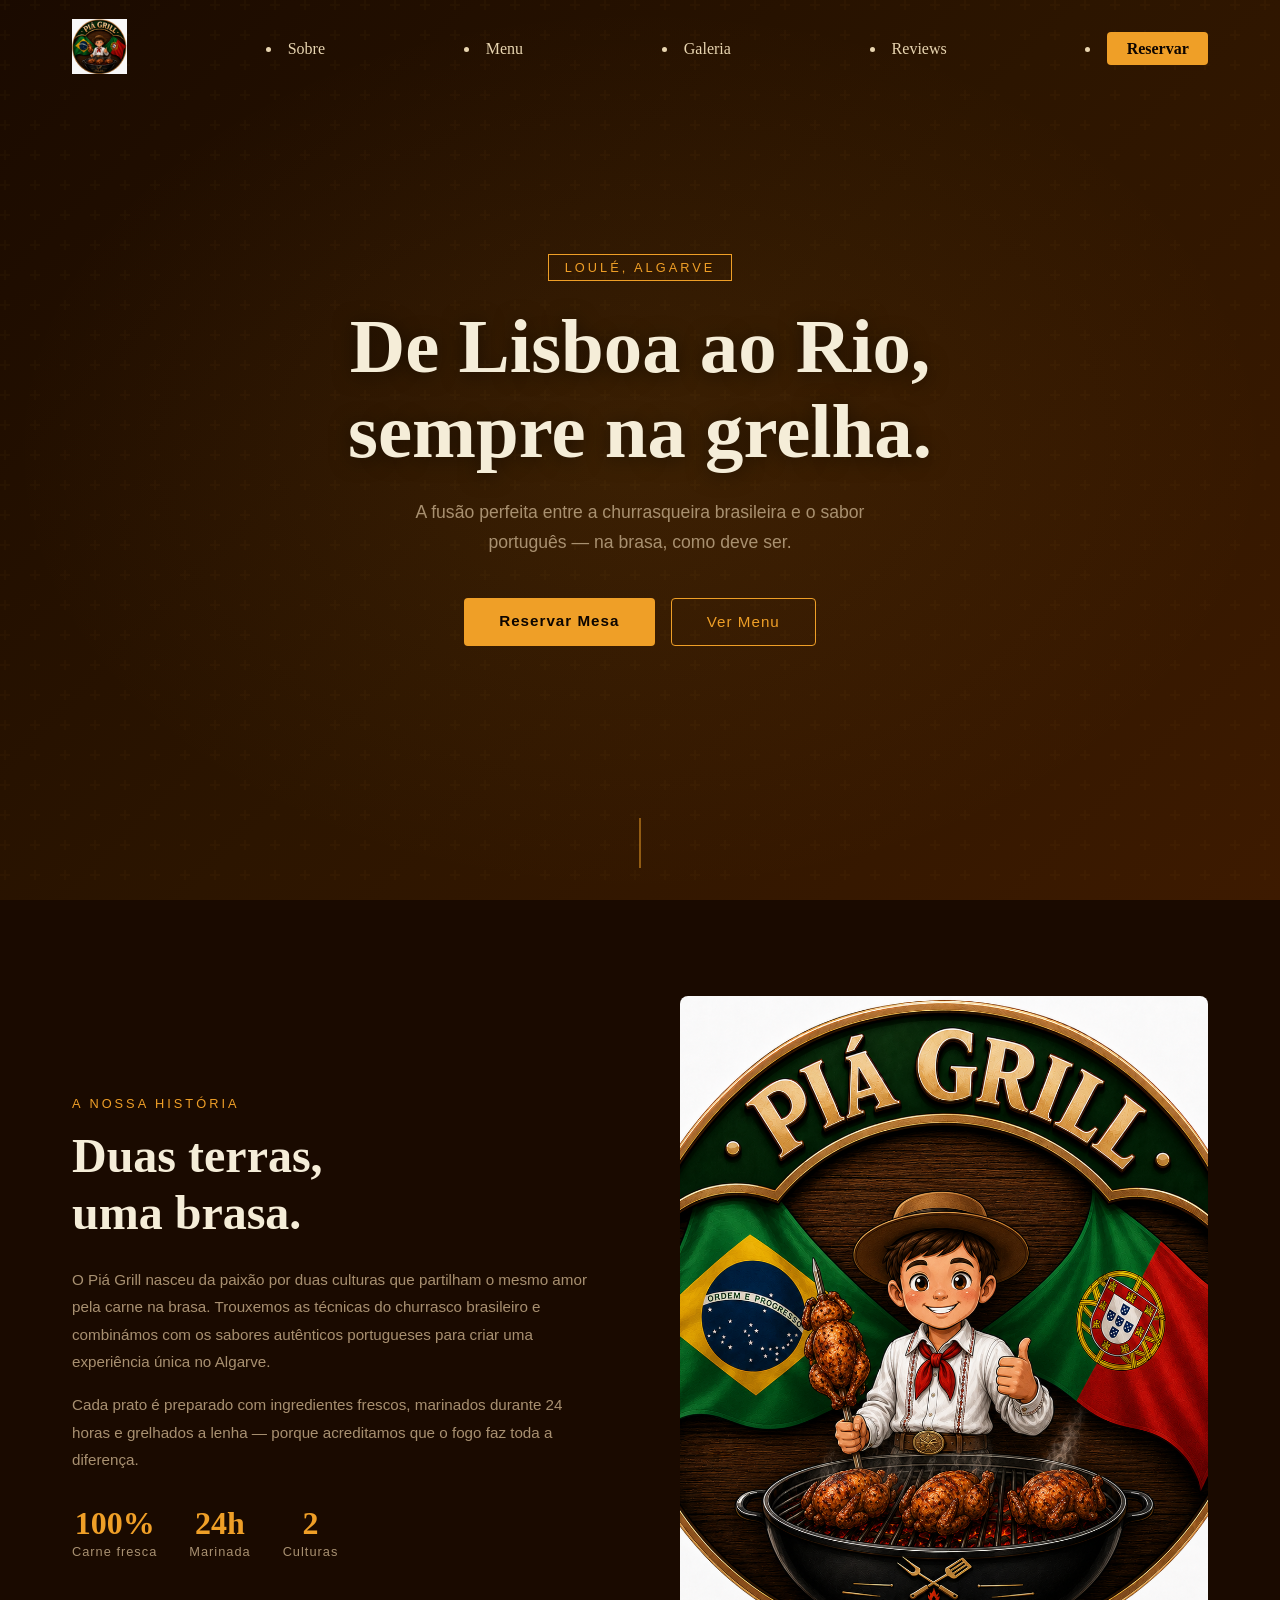
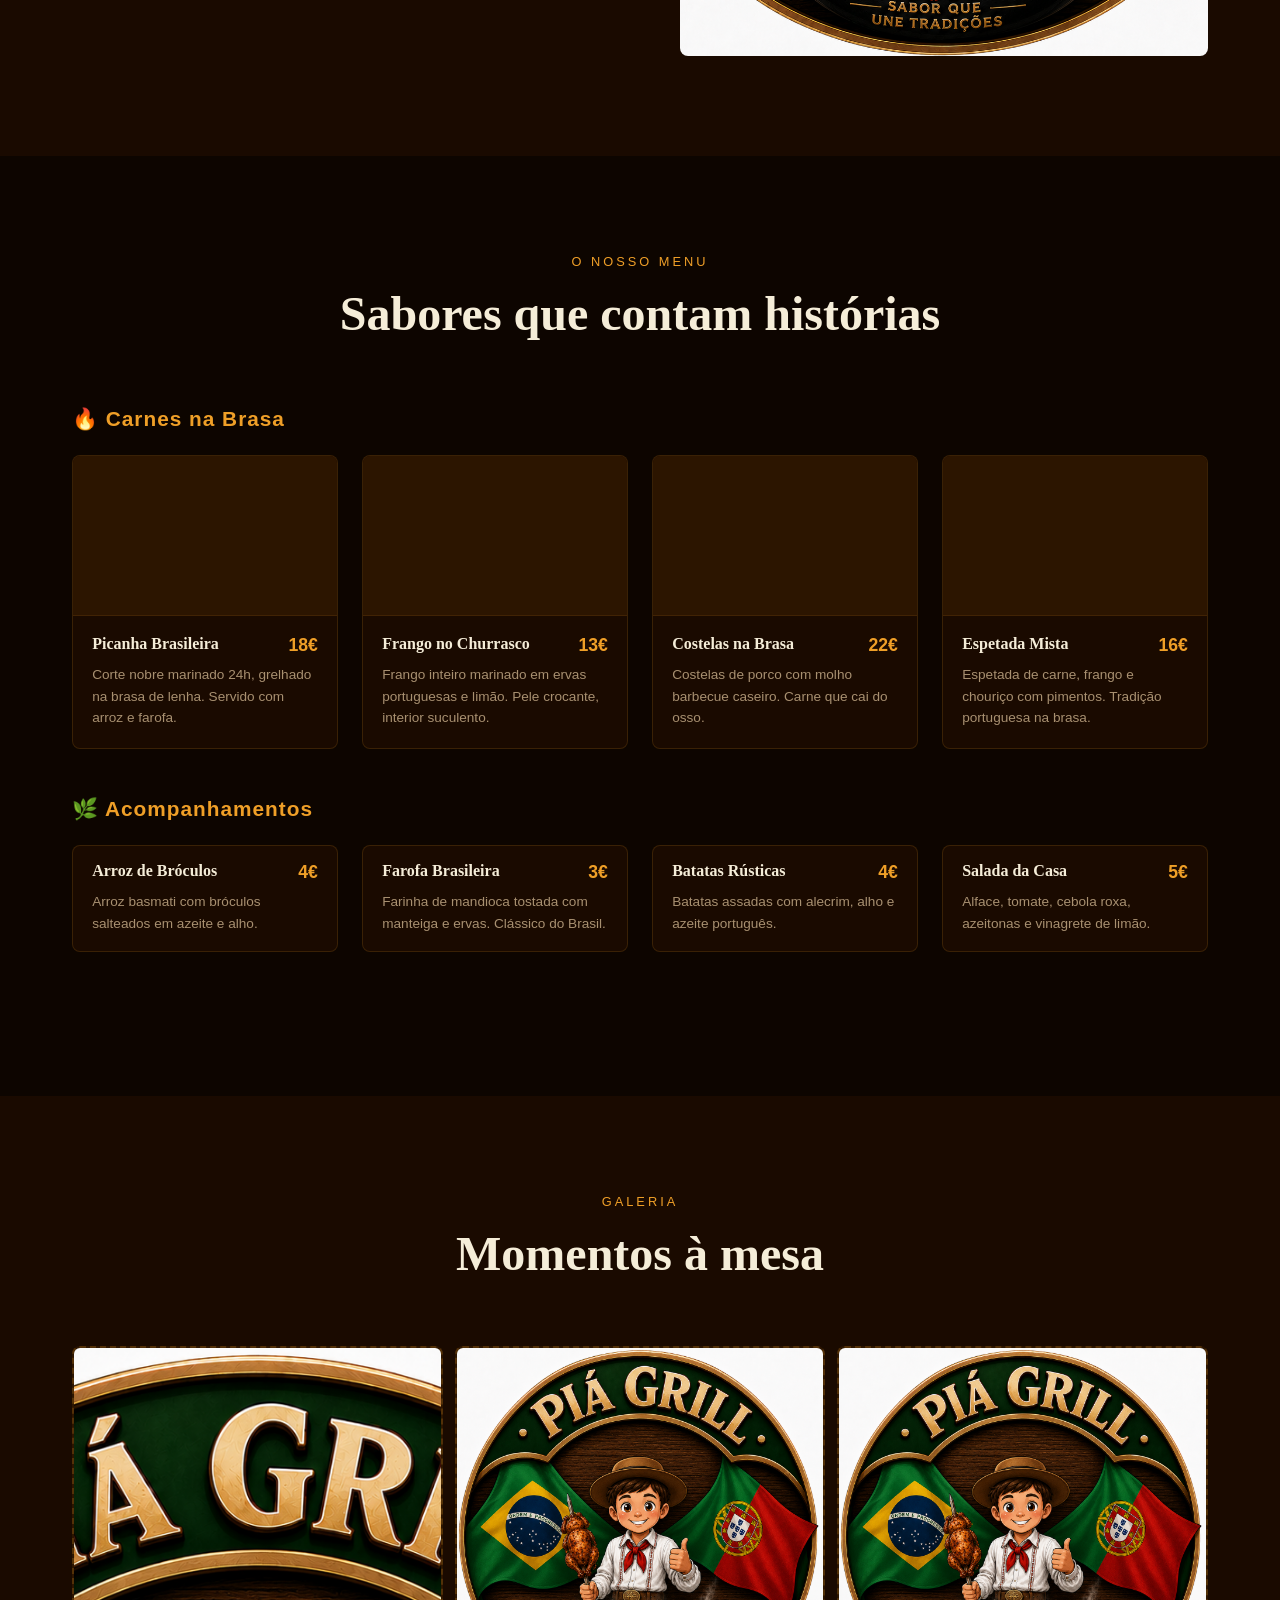
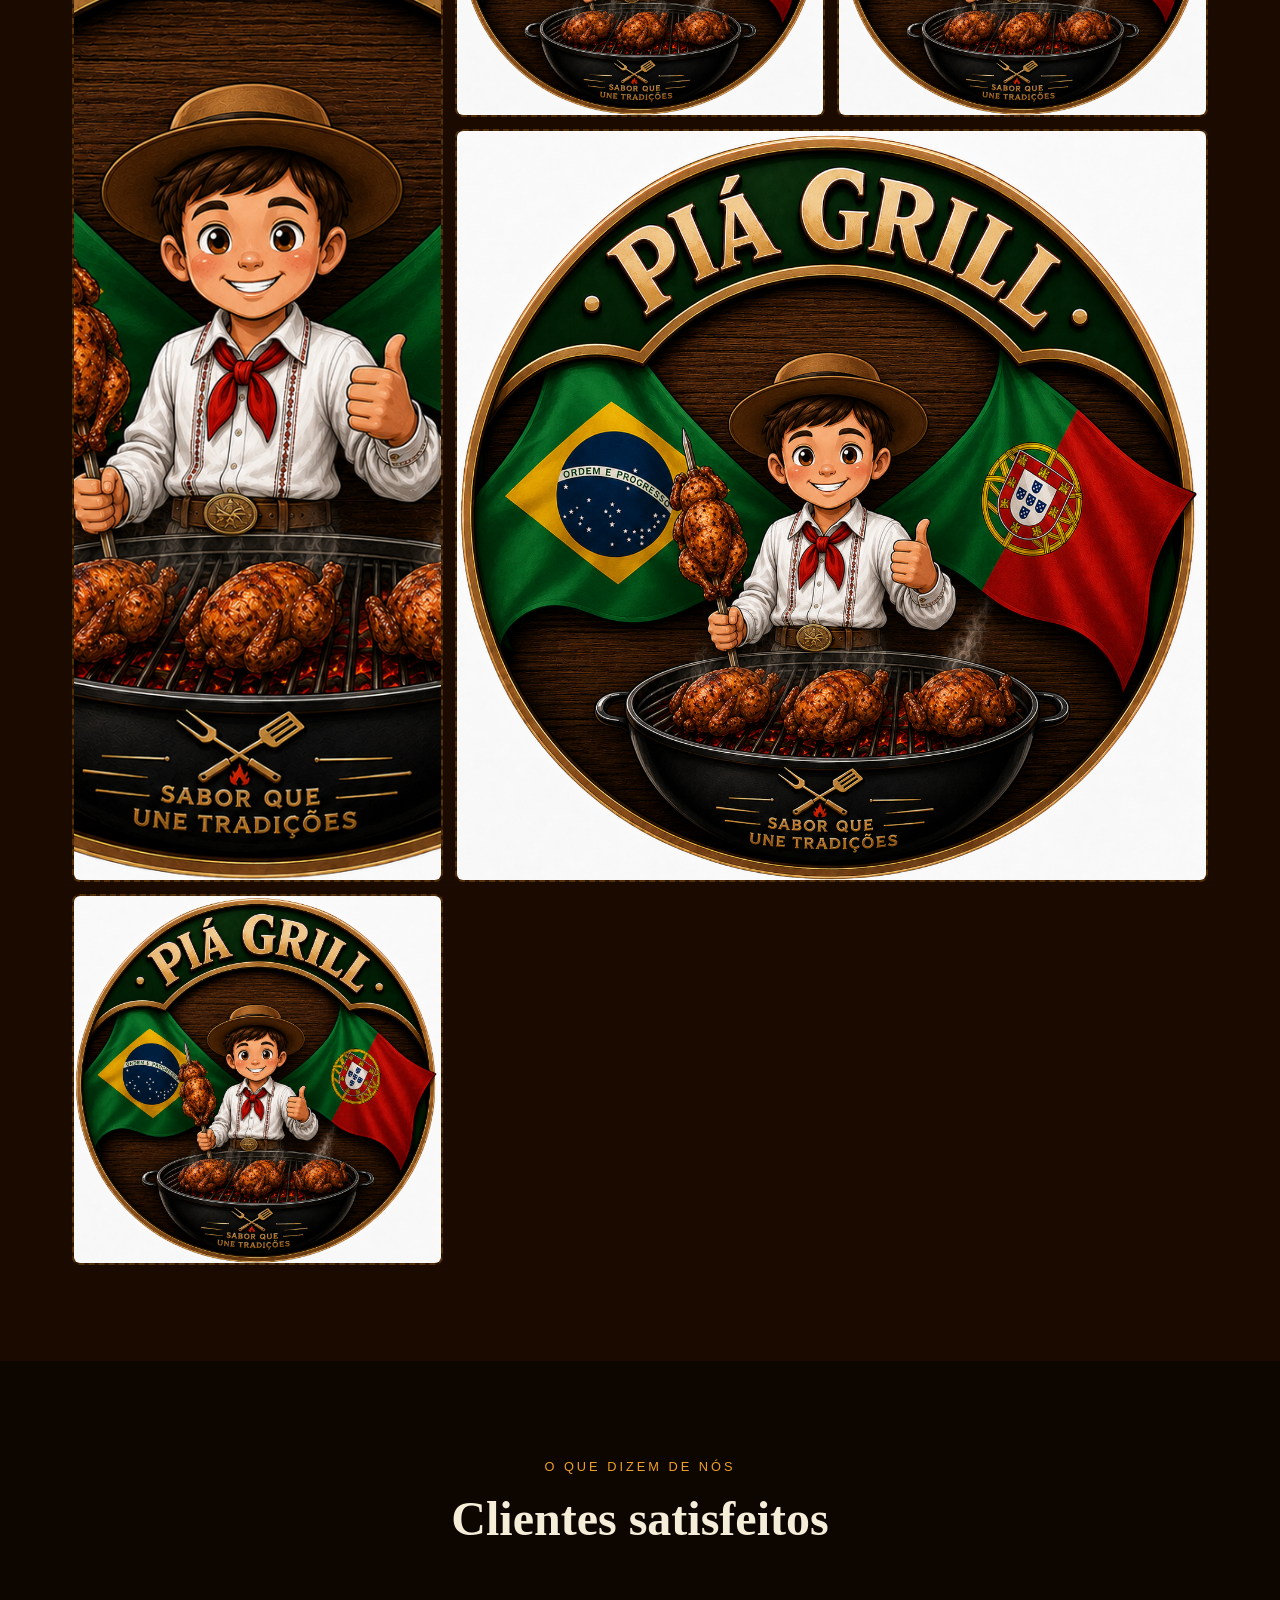
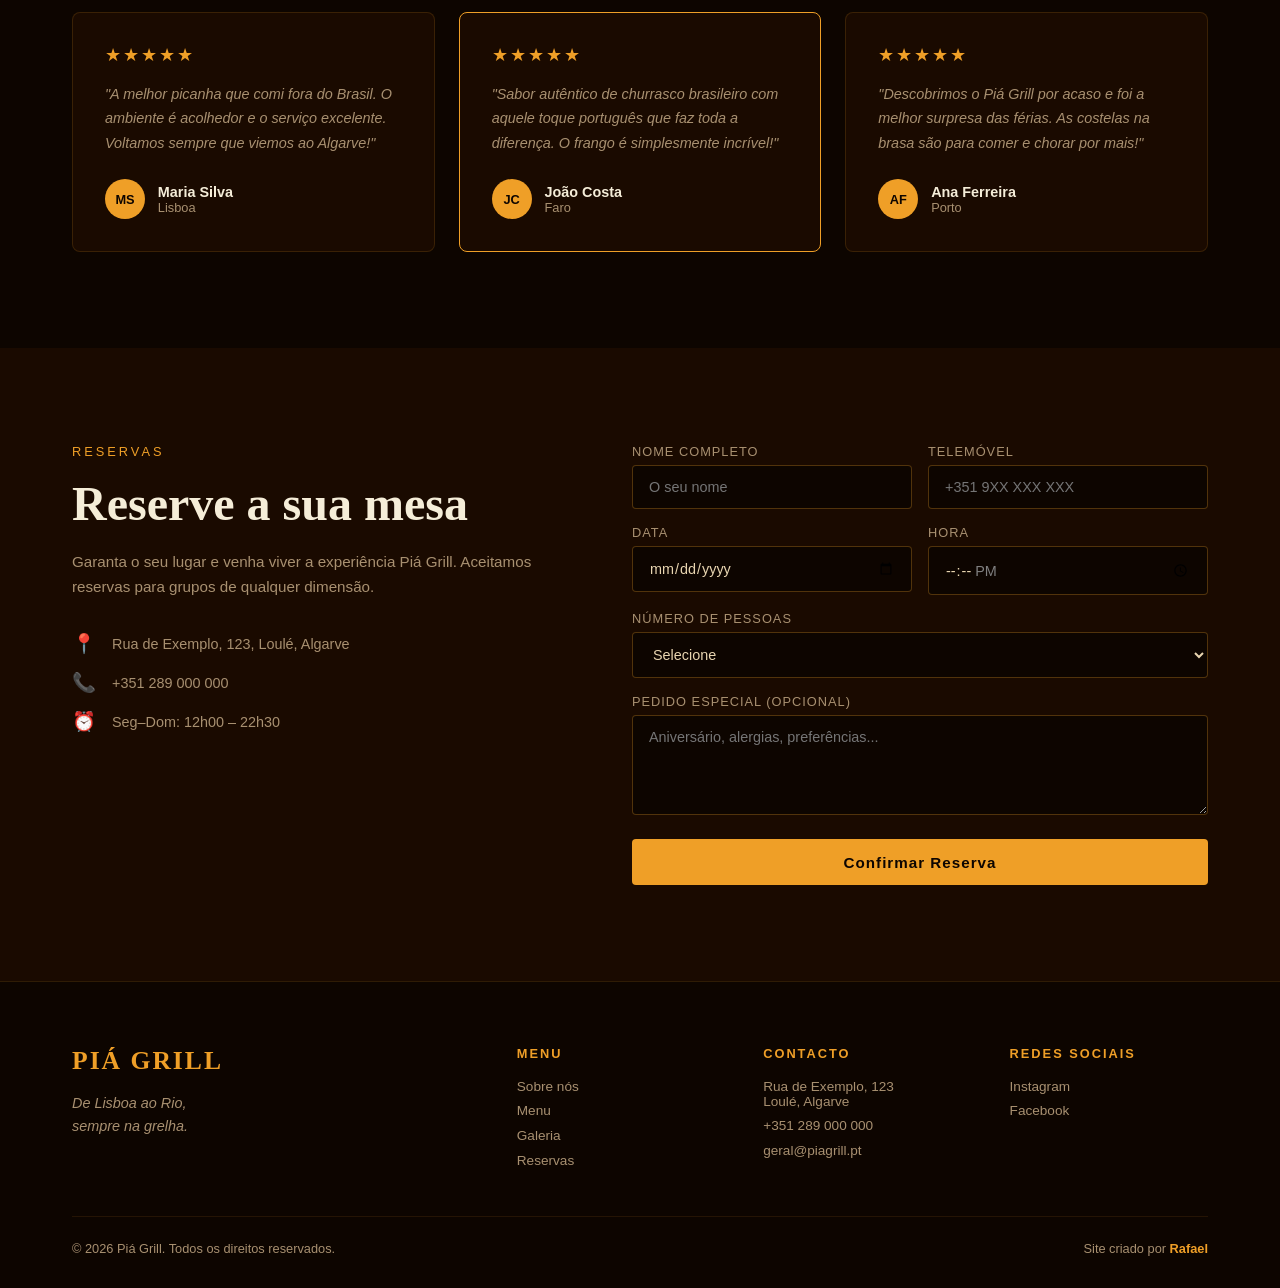
<file: index.html>
<!DOCTYPE html>
<html lang="pt">
<head>
<meta charset="UTF-8">
<meta name="viewport" content="width=device-width, initial-scale=1.0">
<meta name="description" content="Piá Grill — Churrasqueira Portuguesa-Brasileira em Loulé, Algarve. Carnes na brasa, sabor autêntico.">
<title>Piá Grill — De Lisboa ao Rio, sempre na grelha</title>
<link rel="stylesheet" href="style.css">
</head>
<body>

<nav id="navbar">
  <div class="nav-container">
    <a href="#hero" style="text-decoration:none;"><img src="restaurante.png" alt="Piá Grill" style="height:55px;width:auto;"></a>
      <li><a href="#sobre">Sobre</a></li>
      <li><a href="#menu">Menu</a></li>
      <li><a href="#galeria">Galeria</a></li>
      <li><a href="#testemunhos">Reviews</a></li>
      <li><a href="#reserva" class="btn-nav">Reservar</a></li>
    </ul>
  </div>
</nav>

<section id="hero">
  <div class="hero-overlay"></div>
  <div class="hero-content fade-in">
    <span class="hero-tag">Loulé, Algarve</span>
    <h1>De Lisboa ao Rio,<br>sempre na grelha.</h1>
    <p>A fusão perfeita entre a churrasqueira brasileira e o sabor português — na brasa, como deve ser.</p>
    <div class="hero-btns">
      <a href="#reserva" class="btn-primary">Reservar Mesa</a>
      <a href="#menu" class="btn-secondary">Ver Menu</a>
    </div>
  </div>
  <div class="scroll-indicator">
    <span></span>
  </div>
</section>

<section id="sobre">
  <div class="container">
    <div class="sobre-grid">
      <div class="sobre-text fade-in">
        <span class="section-tag">A Nossa História</span>
        <h2>Duas terras,<br>uma brasa.</h2>
        <p>O Piá Grill nasceu da paixão por duas culturas que partilham o mesmo amor pela carne na brasa. Trouxemos as técnicas do churrasco brasileiro e combinámos com os sabores autênticos portugueses para criar uma experiência única no Algarve.</p>
        <p>Cada prato é preparado com ingredientes frescos, marinados durante 24 horas e grelhados a lenha — porque acreditamos que o fogo faz toda a diferença.</p>
        <div class="sobre-stats">
          <div class="stat">
            <span class="stat-num">100%</span>
            <span class="stat-label">Carne fresca</span>
          </div>
          <div class="stat">
            <span class="stat-num">24h</span>
            <span class="stat-label">Marinada</span>
          </div>
          <div class="stat">
            <span class="stat-num">2</span>
            <span class="stat-label">Culturas</span>
          </div>
        </div>
      </div>
      <div class="sobre-img fade-in">
        <img src="restaurante.png" alt="Piá Grill Restaurante" style="width:100%;aspect-ratio:4/5;object-fit:cover;border-radius:8px;">
      </div>
    </div>
  </div>
</section>

<section id="menu">
  <div class="container">
    <div class="section-header fade-in">
      <span class="section-tag">O Nosso Menu</span>
      <h2>Sabores que contam histórias</h2>
    </div>
    <div class="menu-category fade-in">
      <h3>🔥 Carnes na Brasa</h3>
      <div class="menu-grid">
        <div class="menu-item">
          <div class="menu-img-placeholder"></div>
          <div class="menu-info">
            <div class="menu-top">
              <span class="menu-name">Picanha Brasileira</span>
              <span class="menu-price">18€</span>
            </div>
            <p class="menu-desc">Corte nobre marinado 24h, grelhado na brasa de lenha. Servido com arroz e farofa.</p>
          </div>
        </div>
        <div class="menu-item">
          <div class="menu-img-placeholder"></div>
          <div class="menu-info">
            <div class="menu-top">
              <span class="menu-name">Frango no Churrasco</span>
              <span class="menu-price">13€</span>
            </div>
            <p class="menu-desc">Frango inteiro marinado em ervas portuguesas e limão. Pele crocante, interior suculento.</p>
          </div>
        </div>
        <div class="menu-item">
          <div class="menu-img-placeholder"></div>
          <div class="menu-info">
            <div class="menu-top">
              <span class="menu-name">Costelas na Brasa</span>
              <span class="menu-price">22€</span>
            </div>
            <p class="menu-desc">Costelas de porco com molho barbecue caseiro. Carne que cai do osso.</p>
          </div>
        </div>
        <div class="menu-item">
          <div class="menu-img-placeholder"></div>
          <div class="menu-info">
            <div class="menu-top">
              <span class="menu-name">Espetada Mista</span>
              <span class="menu-price">16€</span>
            </div>
            <p class="menu-desc">Espetada de carne, frango e chouriço com pimentos. Tradição portuguesa na brasa.</p>
          </div>
        </div>
      </div>
    </div>
    <div class="menu-category fade-in">
      <h3>🌿 Acompanhamentos</h3>
      <div class="menu-grid">
        <div class="menu-item small">
          <div class="menu-info">
            <div class="menu-top">
              <span class="menu-name">Arroz de Bróculos</span>
              <span class="menu-price">4€</span>
            </div>
            <p class="menu-desc">Arroz basmati com bróculos salteados em azeite e alho.</p>
          </div>
        </div>
        <div class="menu-item small">
          <div class="menu-info">
            <div class="menu-top">
              <span class="menu-name">Farofa Brasileira</span>
              <span class="menu-price">3€</span>
            </div>
            <p class="menu-desc">Farinha de mandioca tostada com manteiga e ervas. Clássico do Brasil.</p>
          </div>
        </div>
        <div class="menu-item small">
          <div class="menu-info">
            <div class="menu-top">
              <span class="menu-name">Batatas Rústicas</span>
              <span class="menu-price">4€</span>
            </div>
            <p class="menu-desc">Batatas assadas com alecrim, alho e azeite português.</p>
          </div>
        </div>
        <div class="menu-item small">
          <div class="menu-info">
            <div class="menu-top">
              <span class="menu-name">Salada da Casa</span>
              <span class="menu-price">5€</span>
            </div>
            <p class="menu-desc">Alface, tomate, cebola roxa, azeitonas e vinagrete de limão.</p>
          </div>
        </div>
      </div>
    </div>
  </div>
</section>

<section id="galeria">
  <div class="container">
    <div class="section-header fade-in">
      <span class="section-tag">Galeria</span>
      <h2>Momentos à mesa</h2>
    </div>
    <div class="galeria-grid fade-in">
      <div class="gal-item tall" style="padding:0;overflow:hidden;"><img src="restaurante.png" alt="Galeria 1" style="width:100%;height:100%;object-fit:cover;"></div>
      <div class="gal-item" style="padding:0;overflow:hidden;"><img src="restaurante.png" alt="Galeria 2" style="width:100%;height:100%;object-fit:cover;"></div>
      <div class="gal-item" style="padding:0;overflow:hidden;"><img src="restaurante.png" alt="Galeria 3" style="width:100%;height:100%;object-fit:cover;"></div>
      <div class="gal-item wide" style="padding:0;overflow:hidden;"><img src="restaurante.png" alt="Galeria 4" style="width:100%;height:100%;object-fit:cover;"></div>
      <div class="gal-item" style="padding:0;overflow:hidden;"><img src="restaurante.png" alt="Galeria 5" style="width:100%;height:100%;object-fit:cover;"></div>
    </div>
  </div>
</section>

<section id="testemunhos">
  <div class="container">
    <div class="section-header fade-in">
      <span class="section-tag">O que dizem de nós</span>
      <h2>Clientes satisfeitos</h2>
    </div>
    <div class="reviews-grid fade-in">
      <div class="review-card">
        <div class="stars">★★★★★</div>
        <p>"A melhor picanha que comi fora do Brasil. O ambiente é acolhedor e o serviço excelente. Voltamos sempre que viemos ao Algarve!"</p>
        <div class="reviewer">
          <div class="reviewer-avatar">MS</div>
          <div>
            <span class="reviewer-name">Maria Silva</span>
            <span class="reviewer-local">Lisboa</span>
          </div>
        </div>
      </div>
      <div class="review-card featured">
        <div class="stars">★★★★★</div>
        <p>"Sabor autêntico de churrasco brasileiro com aquele toque português que faz toda a diferença. O frango é simplesmente incrível!"</p>
        <div class="reviewer">
          <div class="reviewer-avatar">JC</div>
          <div>
            <span class="reviewer-name">João Costa</span>
            <span class="reviewer-local">Faro</span>
          </div>
        </div>
      </div>
      <div class="review-card">
        <div class="stars">★★★★★</div>
        <p>"Descobrimos o Piá Grill por acaso e foi a melhor surpresa das férias. As costelas na brasa são para comer e chorar por mais!"</p>
        <div class="reviewer">
          <div class="reviewer-avatar">AF</div>
          <div>
            <span class="reviewer-name">Ana Ferreira</span>
            <span class="reviewer-local">Porto</span>
          </div>
        </div>
      </div>
    </div>
  </div>
</section>

<section id="reserva">
  <div class="container">
    <div class="reserva-wrapper fade-in">
      <div class="reserva-info">
        <span class="section-tag">Reservas</span>
        <h2>Reserve a sua mesa</h2>
        <p>Garanta o seu lugar e venha viver a experiência Piá Grill. Aceitamos reservas para grupos de qualquer dimensão.</p>
        <div class="contacto-items">
          <div class="contacto-item">
            <span class="contacto-icon">📍</span>
            <span>Rua de Exemplo, 123, Loulé, Algarve</span>
          </div>
          <div class="contacto-item">
            <span class="contacto-icon">📞</span>
            <span>+351 289 000 000</span>
          </div>
          <div class="contacto-item">
            <span class="contacto-icon">⏰</span>
            <span>Seg–Dom: 12h00 – 22h30</span>
          </div>
        </div>
      </div>
      <form class="reserva-form" onsubmit="submitForm(event)">
        <div class="form-row">
          <div class="form-group">
            <label>Nome completo</label>
            <input type="text" placeholder="O seu nome" required>
          </div>
          <div class="form-group">
            <label>Telemóvel</label>
            <input type="tel" placeholder="+351 9XX XXX XXX" required>
          </div>
        </div>
        <div class="form-row">
          <div class="form-group">
            <label>Data</label>
            <input type="date" required>
          </div>
          <div class="form-group">
            <label>Hora</label>
            <input type="time" min="12:00" max="22:00" required>
          </div>
        </div>
        <div class="form-group">
          <label>Número de pessoas</label>
          <select required>
            <option value="">Selecione</option>
            <option>1 pessoa</option>
            <option>2 pessoas</option>
            <option>3-4 pessoas</option>
            <option>5-6 pessoas</option>
            <option>7+ pessoas</option>
          </select>
        </div>
        <div class="form-group">
          <label>Pedido especial (opcional)</label>
          <textarea placeholder="Aniversário, alergias, preferências..."></textarea>
        </div>
        <button type="submit" class="btn-primary full">Confirmar Reserva</button>
      </form>
    </div>
  </div>
</section>

<footer>
  <div class="container">
    <div class="footer-grid">
      <div class="footer-brand">
        <div class="logo">Piá Grill</div>
        <p>De Lisboa ao Rio,<br>sempre na grelha.</p>
      </div>
      <div class="footer-links">
        <h4>Menu</h4>
        <a href="#sobre">Sobre nós</a>
        <a href="#menu">Menu</a>
        <a href="#galeria">Galeria</a>
        <a href="#reserva">Reservas</a>
      </div>
      <div class="footer-contact">
        <h4>Contacto</h4>
        <p>Rua de Exemplo, 123<br>Loulé, Algarve</p>
        <p>+351 289 000 000</p>
        <p>geral@piagrill.pt</p>
      </div>
      <div class="footer-social">
        <h4>Redes Sociais</h4>
        <a href="#" class="social-btn">Instagram</a>
        <a href="#" class="social-btn">Facebook</a>
      </div>
    </div>
    <div class="footer-bottom">
      <p>© 2026 Piá Grill. Todos os direitos reservados.</p>
      <p>Site criado por <strong>Rafael</strong></p>
    </div>
  </div>
</footer>

<script src="script.js"></script>
</body>
</html>
</file>
<file: style.css>
* { margin: 0; padding: 0; box-sizing: border-box; }

:root {
  --dark: #0D0500;
  --dark2: #1A0A00;
  --dark3: #2C1500;
  --gold: #EF9F27;
  --gold-light: #FAC775;
  --cream: #F5EDD8;
  --text: #E8D5B0;
  --text-muted: #A89070;
  --red: #8B1A1A;
}

html { scroll-behavior: smooth; }

body {
  font-family: 'Georgia', serif;
  background: var(--dark);
  color: var(--text);
  overflow-x: hidden;
}

/* Fix link colors */
a { color: inherit; text-decoration: none; }
#navbar a { color: var(--text); text-decoration: none; }
#navbar img { height: 70px; width: auto; }
#navbar {
  position: fixed;
  top: 0; left: 0; right: 0;
  z-index: 100;
  padding: 1.2rem 0;
  transition: all 0.3s;
}
#navbar.scrolled {
  background: rgba(13,5,0,0.97);
  border-bottom: 1px solid rgba(239,159,39,0.2);
  padding: 0.8rem 0;
}
.nav-container {
  max-width: 1200px;
  margin: 0 auto;
  padding: 0 2rem;
  display: flex;
  align-items: center;
  justify-content: space-between;
}
.logo {
  font-size: 1.6rem;
  font-weight: bold;
  color: var(--gold);
  letter-spacing: 2px;
  text-transform: uppercase;
}
.nav-links {
  list-style: none;
  display: flex;
  gap: 2rem;
  align-items: center;
}
.nav-links a {
  color: var(--text);
  text-decoration: none !important;
  font-size: 0.9rem;
  letter-spacing: 1px;
  font-family: 'Arial', sans-serif;
  transition: color 0.3s;
}
.nav-links a:hover { color: var(--gold); }
.btn-nav {
  background: var(--gold) !important;
  color: var(--dark) !important;
  padding: 0.5rem 1.2rem;
  border-radius: 4px;
  font-weight: bold !important;
}
.btn-nav:hover { background: var(--gold-light) !important; }

/* HERO */
#hero {
  min-height: 100vh;
  background: linear-gradient(135deg, var(--dark2) 0%, var(--dark3) 50%, #3D1A00 100%);
  display: flex;
  align-items: center;
  justify-content: center;
  position: relative;
  overflow: hidden;
}
#hero::before {
  content: '';
  position: absolute;
  inset: 0;
  background: radial-gradient(ellipse at center, rgba(239,159,39,0.08) 0%, transparent 70%);
}
.hero-overlay {
  position: absolute;
  inset: 0;
  background: url("data:image/svg+xml,%3Csvg width='60' height='60' viewBox='0 0 60 60' xmlns='http://www.w3.org/2000/svg'%3E%3Cg fill='none' fill-rule='evenodd'%3E%3Cg fill='%23EF9F27' fill-opacity='0.03'%3E%3Cpath d='M36 34v-4h-2v4h-4v2h4v4h2v-4h4v-2h-4zm0-30V0h-2v4h-4v2h4v4h2V6h4V4h-4zM6 34v-4H4v4H0v2h4v4h2v-4h4v-2H6zM6 4V0H4v4H0v2h4v4h2V6h4V4H6z'/%3E%3C/g%3E%3C/g%3E%3C/svg%3E");
}
.hero-content {
  text-align: center;
  position: relative;
  z-index: 2;
  padding: 2rem;
  max-width: 800px;
}
.hero-tag {
  display: inline-block;
  border: 1px solid var(--gold);
  color: var(--gold);
  padding: 0.3rem 1rem;
  font-size: 0.8rem;
  letter-spacing: 3px;
  text-transform: uppercase;
  font-family: 'Arial', sans-serif;
  margin-bottom: 1.5rem;
}
.hero-content h1 {
  font-size: clamp(2.5rem, 6vw, 5rem);
  color: var(--cream);
  line-height: 1.1;
  margin-bottom: 1.5rem;
  text-shadow: 0 2px 20px rgba(0,0,0,0.5);
}
.hero-content p {
  font-size: 1.1rem;
  color: var(--text-muted);
  max-width: 500px;
  margin: 0 auto 2.5rem;
  line-height: 1.7;
  font-family: 'Arial', sans-serif;
}
.hero-btns { display: flex; gap: 1rem; justify-content: center; flex-wrap: wrap; }
.btn-primary {
  background: var(--gold);
  color: var(--dark);
  padding: 0.9rem 2.2rem;
  border: none;
  border-radius: 4px;
  font-size: 0.95rem;
  font-weight: bold;
  cursor: pointer;
  text-decoration: none;
  font-family: 'Arial', sans-serif;
  letter-spacing: 1px;
  transition: all 0.3s;
  display: inline-block;
}
.btn-primary:hover { background: var(--gold-light); transform: translateY(-2px); }
.btn-primary.full { width: 100%; text-align: center; margin-top: 0.5rem; }
.btn-secondary {
  border: 1px solid var(--gold);
  color: var(--gold);
  padding: 0.9rem 2.2rem;
  border-radius: 4px;
  font-size: 0.95rem;
  cursor: pointer;
  text-decoration: none;
  font-family: 'Arial', sans-serif;
  letter-spacing: 1px;
  transition: all 0.3s;
  display: inline-block;
}
.btn-secondary:hover { background: rgba(239,159,39,0.1); transform: translateY(-2px); }
.scroll-indicator {
  position: absolute;
  bottom: 2rem;
  left: 50%;
  transform: translateX(-50%);
}
.scroll-indicator span {
  display: block;
  width: 1px;
  height: 50px;
  background: var(--gold);
  margin: 0 auto;
  animation: scrollAnim 1.5s ease-in-out infinite;
}
@keyframes scrollAnim {
  0% { opacity: 1; transform: scaleY(1); transform-origin: top; }
  100% { opacity: 0; transform: scaleY(0); transform-origin: top; }
}

/* SECTIONS */
section { padding: 6rem 0; }
.container { max-width: 1200px; margin: 0 auto; padding: 0 2rem; }
.section-header { text-align: center; margin-bottom: 4rem; }
.section-tag {
  display: inline-block;
  color: var(--gold);
  font-size: 0.8rem;
  letter-spacing: 3px;
  text-transform: uppercase;
  font-family: 'Arial', sans-serif;
  margin-bottom: 1rem;
}
h2 { font-size: clamp(1.8rem, 4vw, 3rem); color: var(--cream); line-height: 1.2; }

/* SOBRE */
#sobre { background: var(--dark2); }
.sobre-grid { display: grid; grid-template-columns: 1fr 1fr; gap: 5rem; align-items: center; }
.sobre-text .section-tag { display: block; margin-bottom: 1rem; }
.sobre-text h2 { margin-bottom: 1.5rem; }
.sobre-text p { color: var(--text-muted); line-height: 1.8; margin-bottom: 1rem; font-family: 'Arial', sans-serif; font-size: 0.95rem; }
.sobre-stats { display: flex; gap: 2rem; margin-top: 2rem; }
.stat { text-align: center; }
.stat-num { display: block; font-size: 2rem; color: var(--gold); font-weight: bold; }
.stat-label { font-size: 0.8rem; color: var(--text-muted); font-family: 'Arial', sans-serif; letter-spacing: 1px; }
.sobre-img { }
.img-placeholder {
  width: 100%;
  aspect-ratio: 4/5;
  background: var(--dark3);
  border: 2px dashed rgba(239,159,39,0.3);
  border-radius: 8px;
  display: flex;
  align-items: center;
  justify-content: center;
  color: var(--text-muted);
  font-family: 'Arial', sans-serif;
  font-size: 0.9rem;
}

/* MENU */
#menu { background: var(--dark); }
.menu-category { margin-bottom: 3rem; }
.menu-category h3 { font-size: 1.3rem; color: var(--gold); margin-bottom: 1.5rem; font-family: 'Arial', sans-serif; letter-spacing: 1px; }
.menu-grid { display: grid; grid-template-columns: repeat(auto-fit, minmax(260px, 1fr)); gap: 1.5rem; }
.menu-item {
  background: var(--dark2);
  border: 1px solid rgba(239,159,39,0.15);
  border-radius: 8px;
  overflow: hidden;
  transition: all 0.3s;
}
.menu-item:hover { border-color: var(--gold); transform: translateY(-4px); }
.menu-img-placeholder {
  width: 100%;
  height: 160px;
  background: var(--dark3);
  border-bottom: 1px solid rgba(239,159,39,0.1);
}
.menu-info { padding: 1.2rem; }
.menu-top { display: flex; justify-content: space-between; align-items: flex-start; margin-bottom: 0.5rem; }
.menu-name { font-size: 1rem; color: var(--cream); font-weight: bold; }
.menu-price { font-size: 1.1rem; color: var(--gold); font-weight: bold; font-family: 'Arial', sans-serif; }
.menu-desc { font-size: 0.85rem; color: var(--text-muted); line-height: 1.6; font-family: 'Arial', sans-serif; }
.menu-item.small .menu-info { padding: 1rem 1.2rem; }

/* GALERIA */
#galeria { background: var(--dark2); }
.galeria-grid {
  display: grid;
  grid-template-columns: repeat(3, 1fr);
  grid-template-rows: auto;
  gap: 12px;
}
.gal-item {
  background: var(--dark3);
  border: 2px dashed rgba(239,159,39,0.2);
  border-radius: 8px;
  display: flex;
  align-items: center;
  justify-content: center;
  color: var(--text-muted);
  font-family: 'Arial', sans-serif;
  font-size: 0.85rem;
  min-height: 180px;
  overflow: hidden;
  transition: all 0.3s;
  cursor: pointer;
}
.gal-item:hover { border-color: var(--gold); transform: scale(1.02); }
.gal-item.tall { grid-row: span 2; }
.gal-item.wide { grid-column: span 2; }

/* TESTEMUNHOS */
#testemunhos { background: var(--dark); }
.reviews-grid { display: grid; grid-template-columns: repeat(auto-fit, minmax(280px, 1fr)); gap: 1.5rem; }
.review-card {
  background: var(--dark2);
  border: 1px solid rgba(239,159,39,0.15);
  border-radius: 8px;
  padding: 2rem;
  transition: all 0.3s;
}
.review-card:hover { border-color: rgba(239,159,39,0.4); transform: translateY(-4px); }
.review-card.featured { border-color: var(--gold); }
.stars { color: var(--gold); font-size: 1.1rem; margin-bottom: 1rem; letter-spacing: 2px; }
.review-card p { color: var(--text-muted); line-height: 1.7; font-style: italic; margin-bottom: 1.5rem; font-family: 'Arial', sans-serif; font-size: 0.9rem; }
.reviewer { display: flex; align-items: center; gap: 0.8rem; }
.reviewer-avatar {
  width: 40px; height: 40px;
  background: var(--gold);
  color: var(--dark);
  border-radius: 50%;
  display: flex;
  align-items: center;
  justify-content: center;
  font-weight: bold;
  font-size: 0.8rem;
  font-family: 'Arial', sans-serif;
  flex-shrink: 0;
}
.reviewer-name { display: block; font-weight: bold; color: var(--cream); font-family: 'Arial', sans-serif; font-size: 0.9rem; }
.reviewer-local { display: block; color: var(--text-muted); font-size: 0.8rem; font-family: 'Arial', sans-serif; }

/* RESERVA */
#reserva { background: var(--dark2); }
.reserva-wrapper { display: grid; grid-template-columns: 1fr 1.2fr; gap: 5rem; align-items: start; }
.reserva-info .section-tag { display: block; margin-bottom: 1rem; }
.reserva-info h2 { margin-bottom: 1rem; }
.reserva-info > p { color: var(--text-muted); line-height: 1.7; margin-bottom: 2rem; font-family: 'Arial', sans-serif; font-size: 0.95rem; }
.contacto-items { display: flex; flex-direction: column; gap: 1rem; }
.contacto-item { display: flex; align-items: center; gap: 1rem; color: var(--text-muted); font-family: 'Arial', sans-serif; font-size: 0.9rem; }
.contacto-icon { font-size: 1.2rem; }
.reserva-form { display: flex; flex-direction: column; gap: 1rem; }
.form-row { display: grid; grid-template-columns: 1fr 1fr; gap: 1rem; }
.form-group { display: flex; flex-direction: column; gap: 0.4rem; }
.form-group label { font-size: 0.8rem; color: var(--text-muted); letter-spacing: 1px; text-transform: uppercase; font-family: 'Arial', sans-serif; }
.form-group input,
.form-group select,
.form-group textarea {
  background: var(--dark);
  border: 1px solid rgba(239,159,39,0.3);
  color: var(--text);
  padding: 0.8rem 1rem;
  border-radius: 4px;
  font-family: 'Arial', sans-serif;
  font-size: 0.9rem;
  transition: border 0.3s;
  outline: none;
}
.form-group input:focus,
.form-group select:focus,
.form-group textarea:focus { border-color: var(--gold); }
.form-group textarea { height: 100px; resize: vertical; }
.form-group select option { background: var(--dark2); }

/* FOOTER */
footer { background: var(--dark); border-top: 1px solid rgba(239,159,39,0.15); padding: 4rem 0 2rem; }
.footer-grid { display: grid; grid-template-columns: 2fr 1fr 1fr 1fr; gap: 3rem; margin-bottom: 3rem; }
.footer-brand .logo { margin-bottom: 1rem; }
.footer-brand p { color: var(--text-muted); font-family: 'Arial', sans-serif; font-size: 0.9rem; line-height: 1.6; font-style: italic; }
.footer-links, .footer-contact, .footer-social { display: flex; flex-direction: column; gap: 0.6rem; }
.footer-links h4, .footer-contact h4, .footer-social h4 { color: var(--gold); font-size: 0.8rem; letter-spacing: 2px; text-transform: uppercase; font-family: 'Arial', sans-serif; margin-bottom: 0.5rem; }
.footer-links a, .footer-contact p { color: var(--text-muted); text-decoration: none; font-family: 'Arial', sans-serif; font-size: 0.85rem; transition: color 0.3s; }
.footer-links a:hover { color: var(--gold); }
.social-btn {
  color: var(--text-muted);
  text-decoration: none;
  font-family: 'Arial', sans-serif;
  font-size: 0.85rem;
  transition: color 0.3s;
}
.social-btn:hover { color: var(--gold); }
.footer-bottom {
  border-top: 1px solid rgba(239,159,39,0.1);
  padding-top: 1.5rem;
  display: flex;
  justify-content: space-between;
  align-items: center;
}
.footer-bottom p { color: var(--text-muted); font-family: 'Arial', sans-serif; font-size: 0.8rem; }
.footer-bottom strong { color: var(--gold); }

/* ANIMATIONS */
.fade-in { opacity: 0; transform: translateY(30px); transition: opacity 0.7s ease, transform 0.7s ease; }
.fade-in.visible { opacity: 1; transform: translateY(0); }

/* RESPONSIVE */
@media (max-width: 768px) {
  .sobre-grid, .reserva-wrapper { grid-template-columns: 1fr; gap: 2rem; }
  .footer-grid { grid-template-columns: 1fr 1fr; gap: 2rem; }
  .galeria-grid { grid-template-columns: repeat(2, 1fr); }
  .gal-item.tall { grid-row: span 1; }
  .gal-item.wide { grid-column: span 2; }
  .form-row { grid-template-columns: 1fr; }
  .nav-links { display: none; }
  .sobre-stats { gap: 1rem; }
}
</file>
